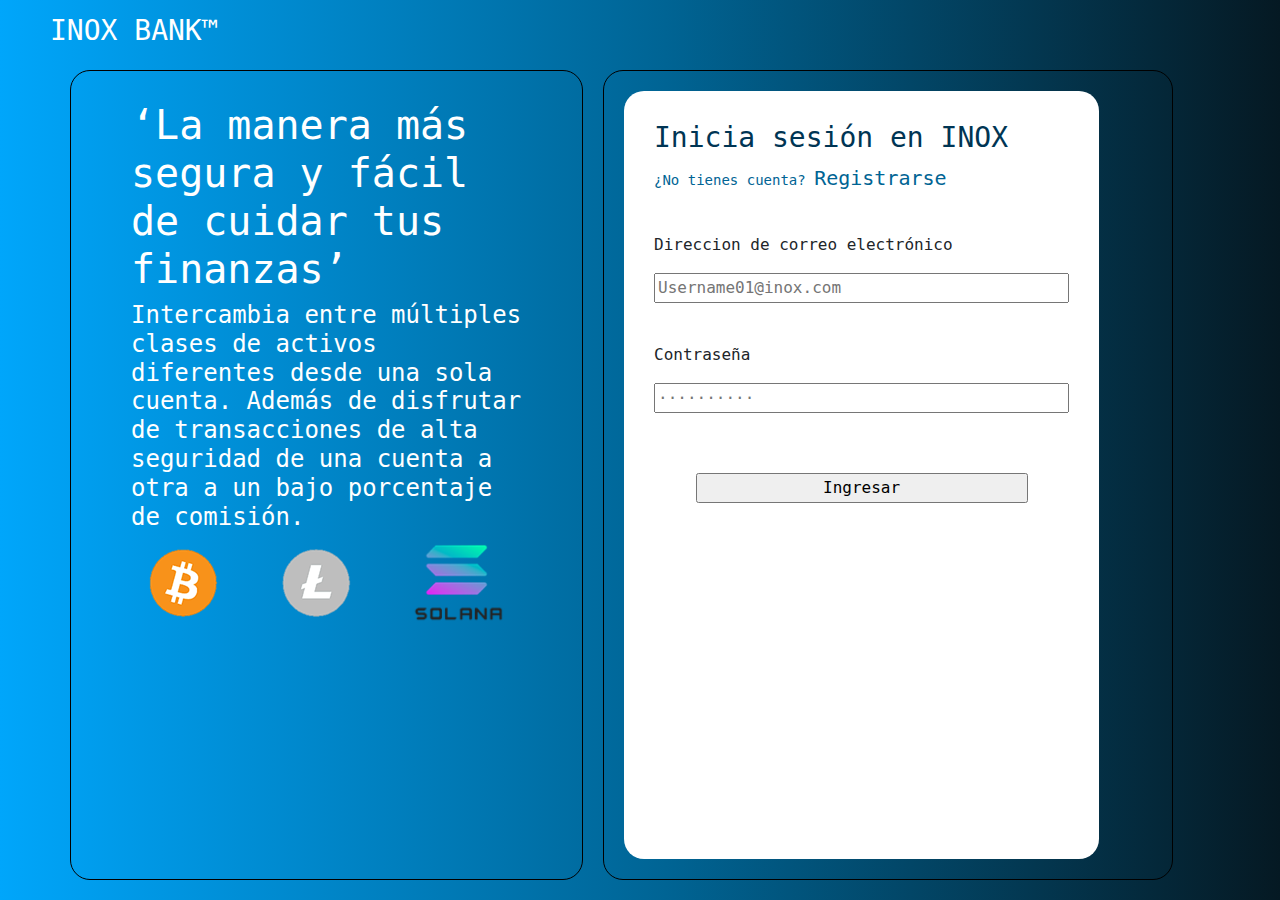
<file: images/INOX - Iniciar sesión.html>
<!DOCTYPE html>
<!-- saved from url=(0039)http://127.0.0.1:5500/vistas/login.html -->
<html lang="en"><head><meta http-equiv="Content-Type" content="text/html; charset=UTF-8">
    <!-- Required meta tags -->
    
    <meta name="viewport" content="width=device-width, initial-scale=1">
   <!-- fonts family-->
   
    
    

    <!-- Bootstrap CSS -->
    
    
    <!--css-->
    
    
    

    <title>INOX - Iniciar sesión</title>
  <link rel="preconnect" href="https://fonts.googleapis.com/"><link rel="preconnect" href="https://fonts.gstatic.com/" crossorigin=""><link href="./INOX - Iniciar sesión_files/css2" rel="stylesheet"><link href="./INOX - Iniciar sesión_files/bootstrap.min.css" rel="stylesheet" integrity="sha384-EVSTQN3/azprG1Anm3QDgpJLIm9Nao0Yz1ztcQTwFspd3yD65VohhpuuCOmLASjC" crossorigin="anonymous"><link rel="stylesheet" href="./INOX - Iniciar sesión_files/bootstrap-icons.css"><link rel="stylesheet" href="./INOX - Iniciar sesión_files/styleLogin.css"><link rel="icon" href="http://127.0.0.1:5500/icons/INOX.ico"></head>
  <body>
    <div class="container contenedor-de-vuelta-a-inicio">
        <div class="row">
            <div class="col-xl-12">
                <a class="navbar-brand text-white fs-3 name-bank" href="http://127.0.0.1:5500/index.html">INOX BANK™</a>
            </div>
        </div>
    </div>
    <div class="container">
        <div class="row fila-principal">
            <div class="col-xl-6 lado-izquierdo">
                <h1>‘La manera más segura y fácil de cuidar tus finanzas’</h1>

                <h4>Intercambia entre múltiples clases de activos diferentes
                    desde una sola cuenta. Además de disfrutar de transacciones
                    de alta seguridad de una cuenta a otra a un bajo porcentaje de comisión.
                </h4>
                <div class="row">
                    <div class="col-sm-4">
                        <img src="./INOX - Iniciar sesión_files/logoBTC.png" alt="">
                    </div>
                    <div class="col-sm-4">
                        <img src="./INOX - Iniciar sesión_files/logoLithcoin.png" alt="">
                    </div>
                    <div class="col-sm-4">
                        <img src="./INOX - Iniciar sesión_files/LogoSolana.png" alt="" class="solanaLogo">
                    </div>
                </div>
                    
            </div>
            <div class="col-xl-6 lado-formulario">
                <form action="http://127.0.0.1:5500/vistas/login.html" class="formulario-login">
                    <!-- cabeza del formulario-->
                    <div class="head-form">
                        <h3>Inicia sesión en INOX</h3>
                        <small>¿No tienes cuenta? <a href="http://127.0.0.1:5500/vistas/login.html#registro">Registrarse</a></small>
                    </div>
                    <!-- area del correo electronico -->
                    <div class="correo-form">
                        <p>Direccion de correo electrónico</p>
                        <input type="text" placeholder="Username01@inox.com">
                    </div>
                    <!-- area de la contraseña-->
                    <div class="contrasena-form">
                        <p>Contraseña</p>
                        <input type="password" placeholder="··········">
                    </div>

                    <!-- area del boton de ingresar -->
                    <div class="boton-login">
                        <input type="submit" value="Ingresar">
                    </div>
                </form>
            </div>
        </div>
    </div>

  

   

   

    <!-- Option 1: Bootstrap Bundle with Popper -->
    <script src="./INOX - Iniciar sesión_files/bootstrap.bundle.min.js.descarga" integrity="sha384-MrcW6ZMFYlzcLA8Nl+NtUVF0sA7MsXsP1UyJoMp4YLEuNSfAP+JcXn/tWtIaxVXM" crossorigin="anonymous"></script>
   <script src="./INOX - Iniciar sesión_files/jquery-3.5.1.min.js.descarga" integrity="sha256-9/aliU8dGd2tb6OSsuzixeV4y/faTqgFtohetphbbj0=" crossorigin="anonymous"></script>

   
    <!-- Option 2: Separate Popper and Bootstrap JS -->
    <!--
    <script src="https://cdn.jsdelivr.net/npm/@popperjs/core@2.9.2/dist/umd/popper.min.js" integrity="sha384-IQsoLXl5PILFhosVNubq5LC7Qb9DXgDA9i+tQ8Zj3iwWAwPtgFTxbJ8NT4GN1R8p" crossorigin="anonymous"></script>
    <script src="https://cdn.jsdelivr.net/npm/bootstrap@5.0.2/dist/js/bootstrap.min.js" integrity="sha384-cVKIPhGWiC2Al4u+LWgxfKTRIcfu0JTxR+EQDz/bgldoEyl4H0zUF0QKbrJ0EcQF" crossorigin="anonymous"></script>
    -->
  <!-- Code injected by live-server -->
<script>
	// <![CDATA[  <-- For SVG support
	if ('WebSocket' in window) {
		(function () {
			function refreshCSS() {
				var sheets = [].slice.call(document.getElementsByTagName("link"));
				var head = document.getElementsByTagName("head")[0];
				for (var i = 0; i < sheets.length; ++i) {
					var elem = sheets[i];
					var parent = elem.parentElement || head;
					parent.removeChild(elem);
					var rel = elem.rel;
					if (elem.href && typeof rel != "string" || rel.length == 0 || rel.toLowerCase() == "stylesheet") {
						var url = elem.href.replace(/(&|\?)_cacheOverride=\d+/, '');
						elem.href = url + (url.indexOf('?') >= 0 ? '&' : '?') + '_cacheOverride=' + (new Date().valueOf());
					}
					parent.appendChild(elem);
				}
			}
			var protocol = window.location.protocol === 'http:' ? 'ws://' : 'wss://';
			var address = protocol + window.location.host + window.location.pathname + '/ws';
			var socket = new WebSocket(address);
			socket.onmessage = function (msg) {
				if (msg.data == 'reload') window.location.reload();
				else if (msg.data == 'refreshcss') refreshCSS();
			};
			if (sessionStorage && !sessionStorage.getItem('IsThisFirstTime_Log_From_LiveServer')) {
				console.log('Live reload enabled.');
				sessionStorage.setItem('IsThisFirstTime_Log_From_LiveServer', true);
			}
		})();
	}
	else {
		console.error('Upgrade your browser. This Browser is NOT supported WebSocket for Live-Reloading.');
	}
	// ]]>
</script>

<div id="torrent-scanner-popup" style="display: none;"></div><script>mendeleyWebImporter = {
  downloadPdfs(e,t) { return this._call('downloadPdfs', [e,t]); },
  open() { return this._call('open', []); },
  setLoginToken(e) { return this._call('setLoginToken', [e]); },
  _call(methodName, methodArgs) {
    const id = Math.random();
    window.postMessage({ id, token: '0.3697312308986471', methodName, methodArgs }, 'http://127.0.0.1:5500');
    return new Promise(resolve => {
      const listener = window.addEventListener('message', event => {
        const data = event.data;
        if (typeof data !== 'object' || !('result' in data) || data.id !== id) return;
        window.removeEventListener('message', listener);
        resolve(data.result);
      });
    });
  }
};</script></body></html>
</file>
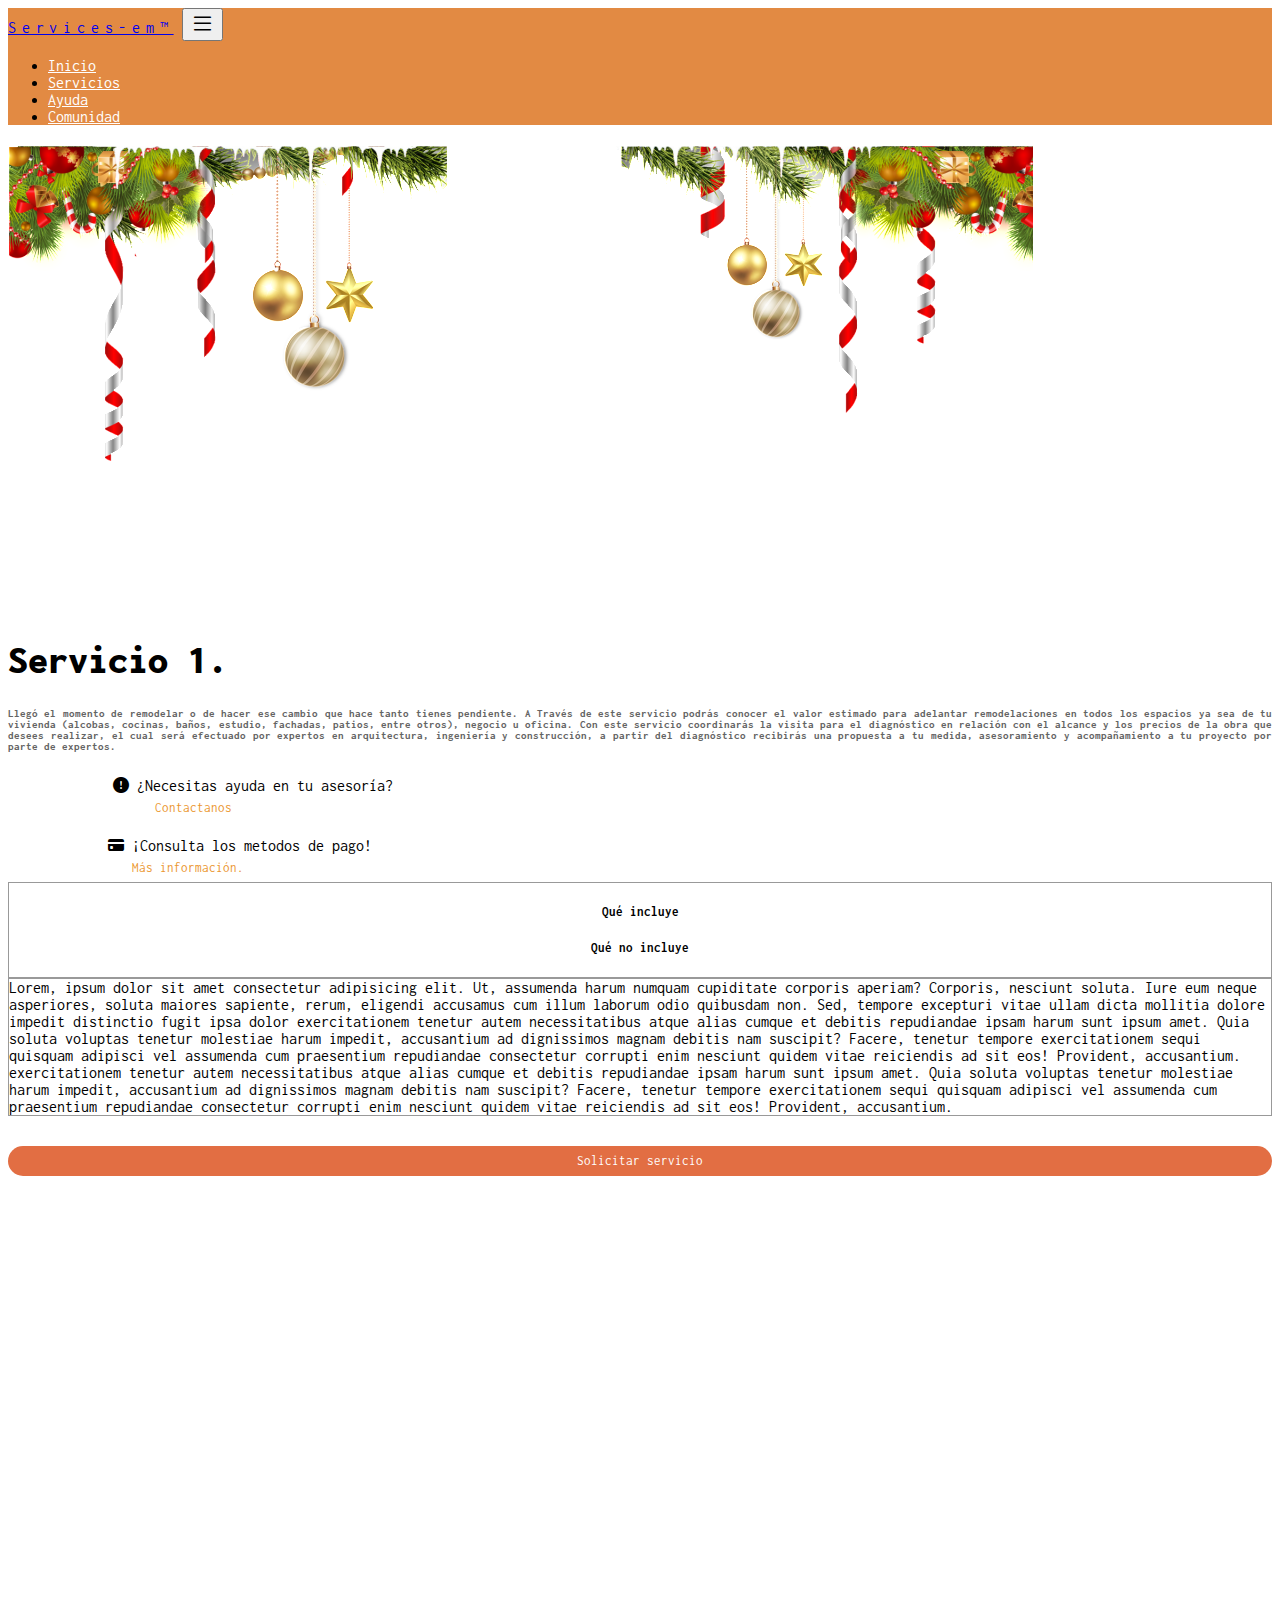
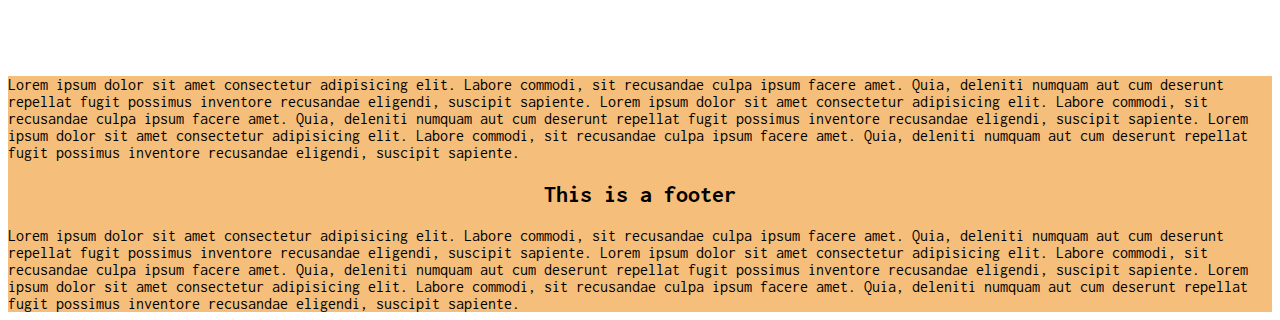
<file: vistas/serviciosDeRemodelacion/servicio1.html>
<!DOCTYPE html>
<html lang="en">
<head>
     <!-- Required meta tags -->
     <meta charset="utf-8">
     <meta name="viewport" content="width=device-width, initial-scale=1">
    <!-- fonts family-->
    <link rel="preconnect" href="https://fonts.googleapis.com">
     <link rel="preconnect" href="https://fonts.gstatic.com" crossorigin>
     <link 
     href="https://fonts.googleapis.com/css2?family=Inconsolata:wght@600&display=swap" 
     rel="stylesheet">
 
     <!-- Bootstrap CSS -->
     <link href="https://cdn.jsdelivr.net/npm/bootstrap@5.0.2/dist/css/bootstrap.min.css" rel="stylesheet" 
     integrity="sha384-EVSTQN3/azprG1Anm3QDgpJLIm9Nao0Yz1ztcQTwFspd3yD65VohhpuuCOmLASjC" crossorigin="anonymous">
     <link rel="stylesheet" href="https://cdn.jsdelivr.net/npm/bootstrap-icons@1.8.1/font/bootstrap-icons.css">
     <!--css-->
     
     <link rel="stylesheet" href="../cssServicios/stylesServicios.css">
     <link rel="icon" href="icons/INOX.ico">
    <title>Servicios 1</title>
    
</head>
<body>
    <!-- Barra de navegacion -->
    <nav class="navbar navbar-expand-md  fixed-top">
        <div class="container">
          <a class="navbar-brand text-white fs-3 name-bank" href="../index.html">Services-em™</a>
          <button class="navbar-toggler" type="button" data-bs-toggle="collapse" data-bs-target="#navbarNav" aria-controls="navbarNav" aria-expanded="false" aria-label="Toggle navigation">
            <span class="navbar-toggler-icon"><i class="bi bi-list iconHamb"></i></span> 
          </button>
  
          <div class="collapse navbar-collapse" id="navbarNav">
            <ul class="navbar-nav ms-auto me-lg-8 py-3">
              <li class="nav-item">
                <a class="nav-link " aria-current="page" href="/index.html">Inicio</a>
              </li>
              <li class="nav-item">
                <a class="nav-link" href="../remodelaciones.html">Servicios</a>
              </li>
              <li class="nav-item">
                <a class="nav-link" href="#">Ayuda</a>
              </li>
              <li class="nav-item">
                <a class="nav-link" href="#">Comunidad</a>
              </li>
            </ul>
            <!-- <a class="btn-custom ms-lg-2 btn-login" href="vistas/login.html">Iniciar sesión</a>
            <a class="btn-custom ms-lg-2 btn-register" href="vistas/register.html">Registrarse</a> -->
          </div>
        </div>
      </nav>
    <!-- imagen del titulo-->
    <div id="carouselExampleSlidesOnly" class="carousel slide" data-bs-ride="carousel">
        <div class="carousel-inner">
          <div class="carousel-item active">
            <img src="../imagenesServivios/banner-titulo-navidad.png" class="d-block w-100" alt="...">
          </div>
        </div>
      </div>

      <!-- Titulo del servicio -->
    <div class="container container-titulo">
        <div class="row">
            <div class="col-lg-8 tituloShop">
                <h1 class="TituloH1"> <b>Servicio 1.</b></h1>
                <h6 class="tituloh6" >Llegó el momento de remodelar o de hacer ese cambio que hace tanto tienes pendiente. A Través de este servicio podrás conocer el valor estimado para adelantar remodelaciones en todos los espacios ya sea de tu vivienda (alcobas, cocinas, baños, estudio, fachadas, patios, entre otros), negocio u oficina. 
                    Con este servicio coordinarás la visita para el diagnóstico en relación con el alcance y los precios de la obra que desees realizar, el cual será efectuado por expertos en arquitectura, ingeniería y construcción, a partir del diagnóstico recibirás una propuesta a tu medida, asesoramiento y acompañamiento a tu proyecto por parte de expertos.</h6>
            </div>
            <div class="col-lg-4 ayuda">
                <div class="contenedor-help">
                <p><i class="bi bi-exclamation-circle-fill"></i> ¿Necesitas ayuda en tu asesoría?</p>
                <input type="button" class="btn-transparent transparent-ayuda" value="Contactanos">
                </div>
            
                <div class="contenedor-pagos">
                    <p><i class="bi bi-credit-card-fill"></i> ¡Consulta los metodos de pago!</p>
                    <input type="button" class="btn-transparent transparent-ayuda" value="Más información.">
                </div>
               
            </div>
        </div>
    </div>



    <!-- lIsta de servicios -->
        <div class="container mt-5 ">
            <div class="row">
                <div class="col-md-8 container-total-incluye">
                    <div class="row">
                        <div class="col-md-6 incluye-no">
                            <h5>Qué incluye</h5>
                        </div>
                        <div class="col-md-6 incluye-no">
                            
                            <h5>Qué no incluye</h5>
                        </div>
                    </div>
                </div>
                <div class="col-md-4"></div>
            </div>
        </div>
        <div class="container container-otal-descripciones">
            <div class="row">
                <div class="col-md-8 container-total-incluye">
                    <div class="row">
                        <div class="col-md-6 ">
                            Lorem, ipsum dolor sit amet consectetur adipisicing elit. Ut, assumenda harum numquam cupiditate corporis aperiam? Corporis, nesciunt soluta. Iure eum neque asperiores, soluta maiores sapiente, rerum, eligendi accusamus cum illum laborum odio quibusdam non. Sed, tempore excepturi vitae ullam dicta mollitia dolore impedit distinctio fugit ipsa dolor exercitationem tenetur autem necessitatibus atque alias cumque et debitis repudiandae ipsam harum sunt ipsum amet. Quia soluta voluptas tenetur molestiae harum impedit, accusantium ad dignissimos magnam debitis nam suscipit? Facere, tenetur tempore exercitationem sequi quisquam adipisci vel assumenda cum praesentium repudiandae consectetur corrupti enim nesciunt quidem vitae reiciendis ad sit eos! Provident, accusantium.
                        </div>
                        <div class="col-md-6">
                            exercitationem tenetur autem necessitatibus atque alias cumque et debitis repudiandae ipsam harum sunt ipsum amet. Quia soluta voluptas tenetur molestiae harum impedit, accusantium ad dignissimos magnam debitis nam suscipit? Facere, tenetur tempore exercitationem sequi quisquam adipisci vel assumenda cum praesentium repudiandae consectetur corrupti enim nesciunt quidem vitae reiciendis ad sit eos! Provident, accusantium.
                        </div>
                    </div>
                </div>
                <div class="col-md-4 container-btn-solicitar">
                    <button class="btn-solicitar" id="registro">Solicitar servicio</button>
                </div>
            </div>
        </div>
    

    <footer class="footer">
        <div class="footer-container">
          Lorem ipsum dolor sit amet consectetur adipisicing elit. Labore commodi, 
          sit recusandae culpa ipsum facere amet. Quia, deleniti numquam aut cum deserunt 
          repellat fugit possimus inventore recusandae eligendi, suscipit sapiente.
          Lorem ipsum dolor sit amet consectetur adipisicing elit. Labore commodi, 
          sit recusandae culpa ipsum facere amet. Quia, deleniti numquam aut cum deserunt 
          repellat fugit possimus inventore recusandae eligendi, suscipit sapiente.
          Lorem ipsum dolor sit amet consectetur adipisicing elit. Labore commodi, 
          sit recusandae culpa ipsum facere amet. Quia, deleniti numquam aut cum deserunt 
          repellat fugit possimus inventore recusandae eligendi, suscipit sapiente.
          <h2 style="text-align: center;">This is a footer</h2>
          Lorem ipsum dolor sit amet consectetur adipisicing elit. Labore commodi, 
          sit recusandae culpa ipsum facere amet. Quia, deleniti numquam aut cum deserunt 
          repellat fugit possimus inventore recusandae eligendi, suscipit sapiente.
          Lorem ipsum dolor sit amet consectetur adipisicing elit. Labore commodi, 
          sit recusandae culpa ipsum facere amet. Quia, deleniti numquam aut cum deserunt 
          repellat fugit possimus inventore recusandae eligendi, suscipit sapiente.
          Lorem ipsum dolor sit amet consectetur adipisicing elit. Labore commodi, 
          sit recusandae culpa ipsum facere amet. Quia, deleniti numquam aut cum deserunt 
          repellat fugit possimus inventore recusandae eligendi, suscipit sapiente.
        </div>
      </footer>


            <!-- Option 1: Bootstrap Bundle with Popper -->
      <script src="https://cdn.jsdelivr.net/npm/bootstrap@5.0.2/dist/js/bootstrap.bundle.min.js" 
      integrity="sha384-MrcW6ZMFYlzcLA8Nl+NtUVF0sA7MsXsP1UyJoMp4YLEuNSfAP+JcXn/tWtIaxVXM" crossorigin="anonymous"></script>
     <script src="https://code.jquery.com/jquery-3.5.1.min.js" integrity="sha256-9/aliU8dGd2tb6OSsuzixeV4y/faTqgFtohetphbbj0=" 
     crossorigin="anonymous"></script>
</body>
</html>
</file>
<file: images/INOX - Iniciar sesión_files/styleLogin.css>
* {
    font-family: 'Inconsolata', monospace;
}
body {
    background: rgb(5,25,35);
    background: 
    linear-gradient(270deg, 
    rgba(5,25,35,1) 0%, 
    rgba(0,100,148,1) 48%, 
    rgba(0,166,251,1) 100%);
}
. {
    letter-spacing: 0.3625rem ;
    
}
.contenedor-de-vuelta-a-inicio {
    background-color: transparent;
    height: 70px;
    margin-left: 0;
    margin-right: 0;
    padding-top: 10px;
    padding-left: 50px;
    
}
.contenedor-de-vuelta-a-inicio img {
    width: 60px;
}
/* Diseño del lado izquierdo del inicio de sesion, informacion.*/
.lado-izquierdo {
border-radius: 20px;
border: 1px solid #000;
width: 45%;
margin-right: 20px;
height: 90vh;
align-items: center;
text-align: inherit;
padding: 30px 60px;
}
.lado-izquierdo h1 {
    color: #FFFFFF;
}
.lado-izquierdo h4 {
    color: #FFFFFF;
}
.solanaLogo {
    width: 100px;
}

/* Diseño del lado derecho de inicio de sesion o formulacio*/

.lado-formulario {
    border-radius: 20px;
    border: 1px solid #000;
    height: 90vh;
    padding: 20px;
    align-items: center;
    text-align: left;
    
}

.formulario-login {
    padding: 30px;
    border-radius: 20px;
    background-color: #FFFFFF;
    height: 100%;
    width: 90%;
    
}
.formulario-login h3 {
    
    color: #003554;
}
.formulario-login small {
    color: #006494;
}
.formulario-login a {
    text-decoration: none;
    color: #006494;
    font-size: 20px;
}

.correo-form {
    margin-top: 40px;
    margin-bottom: 10px;

}
.correo-form input {
    width: 100%;
}

.contrasena-form {
    margin-top: 40px;
    margin-bottom: 10px;

}
.contrasena-form input {
    width: 100%;
}

.boton-login{
    text-align: center;
    margin-top: 60px;
}
.boton-login input {
    width: 80%;
}
</file>
<file: vistas/cssServicios/stylesServicios.css>
* {
  font-family: "Inconsolata", monospace;
}

/* NavBar */
.name-bank {
  letter-spacing: 0.3625rem;
}
.navbar .nav-link {
  color: white;

  transition: 0.2s;
}
.navbar {
  background-color: #e28a43 !important;
}

a.nav-link:hover {
  padding-bottom: 3px;
  border-bottom: 2px solid white;
}
.iconHamb {
  font-size: 25px;
  margin: 0;
  padding: 0;
}

.navbar-fixed {
  background-color: #e28a43 !important;
  padding-top: 0;
  padding-bottom: 0;
  /* transition: all 0.6s;
    box-shadow: 0px 3px 16px 0px rgba(0, 0, 0, 0.1); */
}

/* Estilos para el titulo y descripcion de servicios */

.container-titulo {
  margin-top: 150px;
}
.TituloH1 {
  font-weight: 700;
  font-size: 2.5rem;
}
.tituloh6 {
  color: #646464;
  text-align: justify;
}
.TituloH1 b {
  color: #000000;
}
.ayuda {
  padding-left: 100px;
}

.contenedor-help {
  margin: 15px 5px;
}
.contenedor-help p {
  margin: 0;
}
.transparent-ayuda:hover {
  background-color: rgba(185, 113, 18, 0.1);
}
.contenedor-pagos p {
  margin: 0;
}

.btn-transparent {
  border: none;
  border-radius: 5px;
  color: #eb962d;
  background: transparent;
  padding: 7px;
  width: 160px;
  transition: background-color 0.3s;
}
.btn-transparent:hover {
  background-color: rgba(185, 113, 18, 0.1);
}
.btn-transparent:active {
  animation: gradient 200ms;
  background: rgba(60, 242, 248, 0.3);
  color: #08c6ab;
  box-shadow: none;
}
@keyframes gradient {
  0% {
    background: radial-gradient(
      circle at center,
      rgba(255, 125, 125, 0) 0%,
      #08c6ab 0%,
      #08c6ab 100%
    );
  }
  25% {
    background: radial-gradient(
      circle at center,
      rgba(60, 242, 248, 0.3) 24%,
      #08c6ab 25%,
      #08c6ab 100%
    );
  }
  50% {
    background: radial-gradient(
      circle at center,
      rgba(60, 242, 248, 0.5) 49%,
      #08c6ab 50%,
      #08c6ab 100%
    );
  }
  75% {
    background: radial-gradient(
      circle at center,
      rgba(60, 242, 248, 0.8) 74%,
      #08c6ab 75%,
      #08c6ab 100%
    );
  }
  100% {
    color: #fff;
    background: radial-gradient(
      circle at center,
      rgb(83, 240, 219) 99%,
      #08c6ab 100%,
      #08c6ab 100%
    );
  }
}

/* card de la lista de servicios */

.card-info-salas {
  margin-top: 50px;
  text-decoration: none;
  color: #000000;
}
.card-info-salas :hover {
  color: #000000;
}
.card {
  border: 1px solid #eb962d;
  width: 14rem;
}

.cat img {
  width: 100%;
  background-size: 100% auto;
}

.card-title {
  color: #e26e43;
}

/* que incluye y que no incluye */
.container-total-incluye {
  border: 1px solid #999;
}

.incluye-no h5 {
  text-align: center;
}

/* Boton para solicitar el servicio*/
.container-btn-solicitar {
  text-align: center;
}


.btn-solicitar {
  text-decoration: none;
  border: none;
  border-radius: 50px;
  background: #e26e43;
  color: #fff;
  padding: 8px 20px;
  transition: all 0.6s;
  margin-right: 5px ;
  width: 100%;
  margin-top: 30px;
}

.btn-solicitar:hover {
 color: #fff;
 background: #fa946e;

}


/*footer styles*/

.footer-container {
  background-color: #f5be7a;
  margin-top: 500px;
}
</file>
